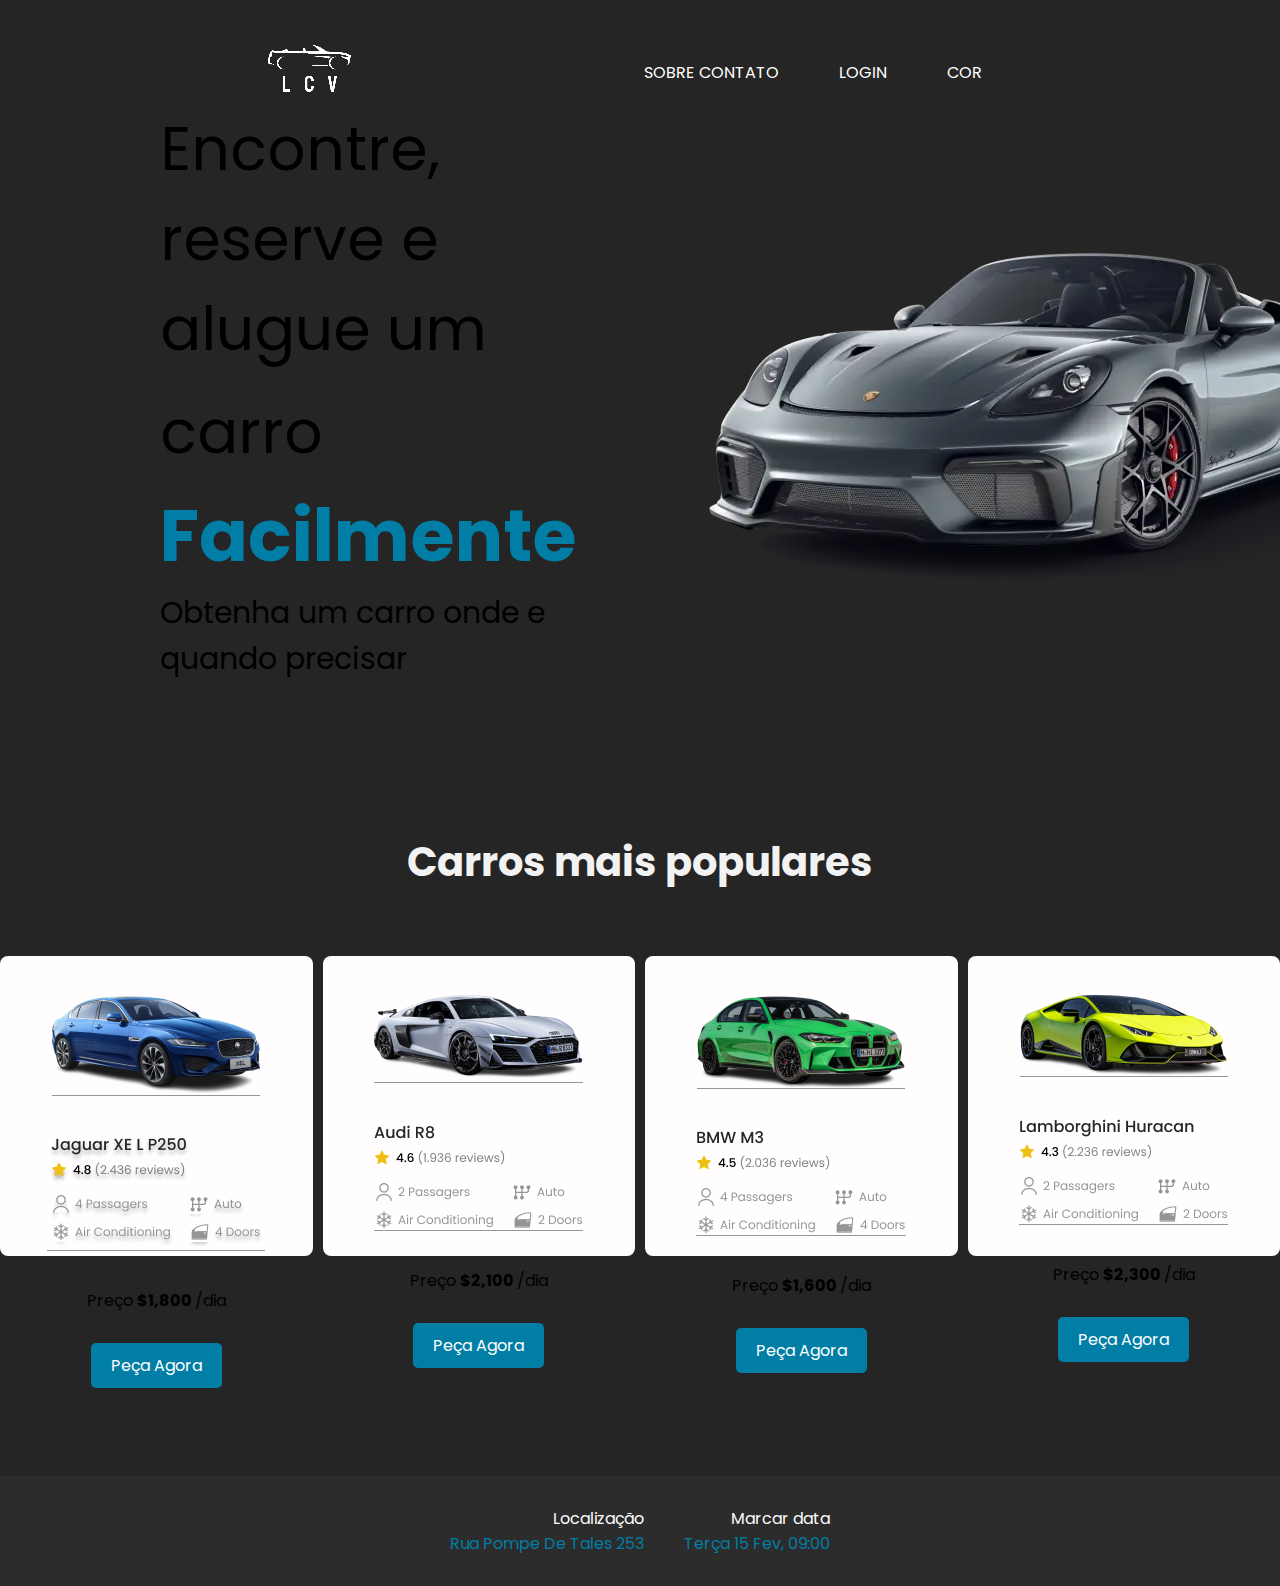
<file: index.html>
<!DOCTYPE html>
<html lang="en">
  <head>
    <meta charset="UTF-8" />
    <meta name="viewport" content="width=device-width, initial-scale=1.0" />
    <title>LCV CAR</title>
    <link rel="stylesheet" href="./assets/css/style.css" />
  </head>
  <body>
    <header>
      <nav class="nav">
        <div class="logo">
          <img src="assets/img/logo.png" alt="" class="logo-img" />
        </div>
        <ul>
          <li><a href="contato.html">Sobre Contato</a></li>
          <li class="login"><a href="login.html">Login</a></li>
          <li class="cor">COR</li>
        </ul>
      </nav>
    </header>
    <main>
      <div class="direita">
        <div class="main__h1">
          Encontre, reserve e alugue um carro<strong> Facilmente</strong>
        </div>
        <div class="main__p">Obtenha um carro onde e quando precisar</div>
      </div>
      <div id="banner">
        <div class="main__img">
          <img id="bannerImg" />
        </div>
      </div>
    </main>
    <h3 class="h3">Carros mais populares</h3>

    <div class="carroPopulares">
      <div class="carro1">
        <img src="assets/img/carro1.png" alt="" />
        <img src="assets/img/frame1.png" alt="" />
        <p class="carroPopulares_p">Preço <strong>$1,800 </strong>/dia</p>
        <button class="botaoCompra">Peça Agora</button>
      </div>
      <div class="carro2">
        <img src="assets/img/carro2.png" alt="" /><img
          src="assets/img/frame2.png"
          alt=""
        />
        <p class="carroPopulares_p">Preço <strong>$2,100 </strong>/dia</p>
        <button class="botaoCompra">Peça Agora</button>
      </div>
      <div class="carro3">
        <img src="assets/img/carro3.png" alt="" /><img
          src="assets/img/framer3.png"
          alt=""
        />
        <p class="carroPopulares_p">Preço <strong>$1,600 </strong>/dia</p>
        <button class="botaoCompra">Peça Agora</button>
      </div>
      <div class="carro4">
        <img src="assets/img/carro4.png" alt="" /><img
          src="assets/img/frame4.png"
          alt=""
        />
        <p class="carroPopulares_p">Preço <strong>$2,300 </strong>/dia</p>
        <button class="botaoCompra">Peça Agora</button>
      </div>
    </div>
    <footer class="footer">
      <div class="footer_localizacao">
        <p>Localização</p>
        <p style="color: rgb(0, 126, 165)">Rua Pompe De Tales 253</p>
      </div>
      <div class="footer__data">
        <p>Marcar data</p>
        <p style="color: rgb(0, 126, 165)">Terça 15 Fev, 09:00</p>
      </div>
    </footer>
    <script src="assets/js/main.js"></script>
  </body>
</html>
</file>
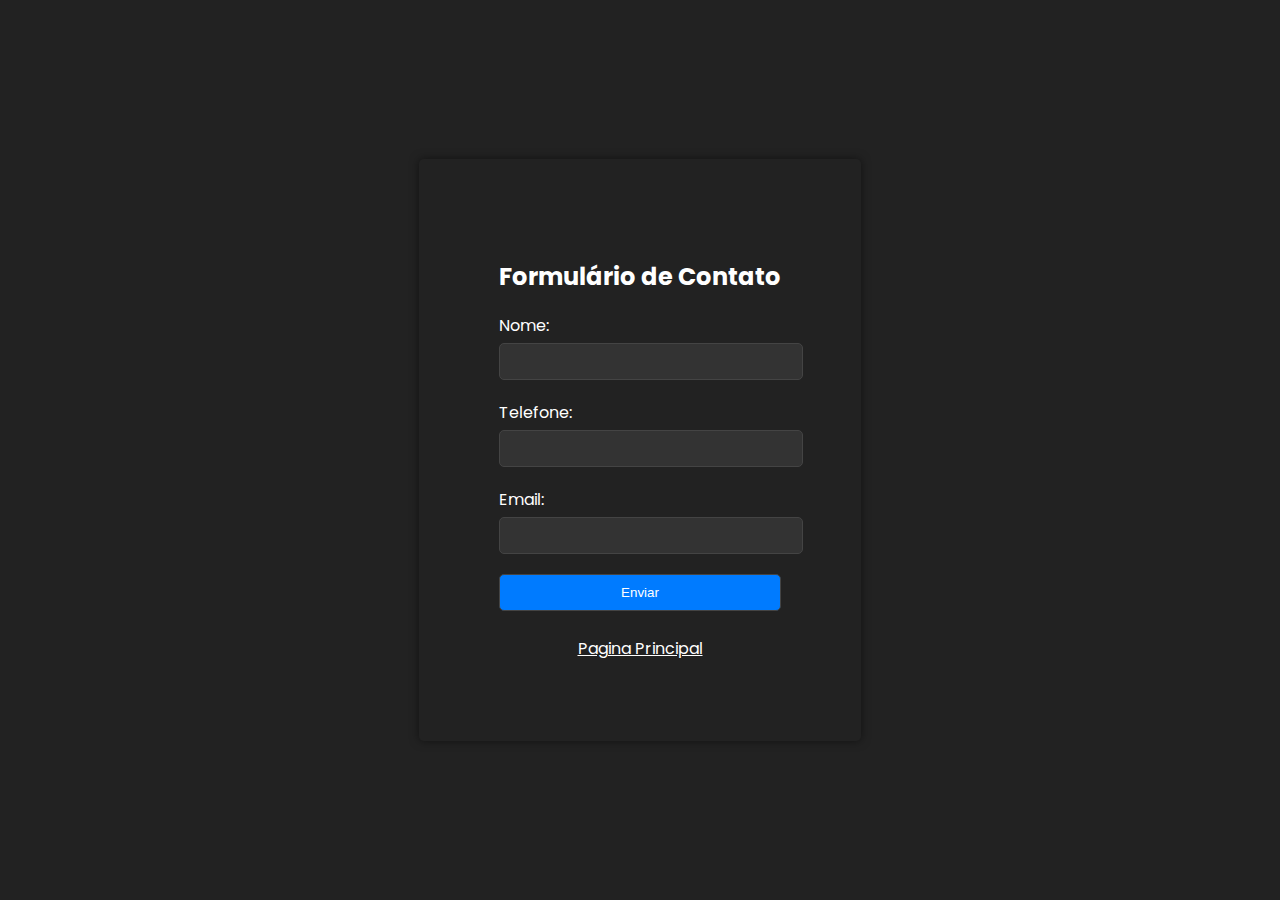
<file: contato.html>
<!DOCTYPE html>
<html lang="pt-br">
  <head>
    <meta charset="UTF-8" />
    <meta name="viewport" content="width=device-width, initial-scale=1.0" />
    <title>Formulário de Contato</title>
    <link rel="stylesheet" href="assets/css/contato.css" />
  </head>
  <body>
    <div class="container">
      <h2>Formulário de Contato</h2>
      <form id="contactForm">
        <div class="form-group">
          <label for="nome">Nome:</label>
          <input type="text" id="nome" name="nome" required />
        </div>
        <div class="form-group">
          <label for="telefone">Telefone:</label>
          <input type="tel" id="telefone" name="telefone" required />
        </div>
        <div class="form-group">
          <label for="email">Email:</label>
          <input type="email" id="email" name="email" required />
        </div>
        <button type="submit">Enviar</button>
      </form>
      <br />
      <a href="index.html" class="index">Pagina Principal</a>
    </div>

    <script src="assets/js/main.js"></script>
  </body>
</html>
</file>
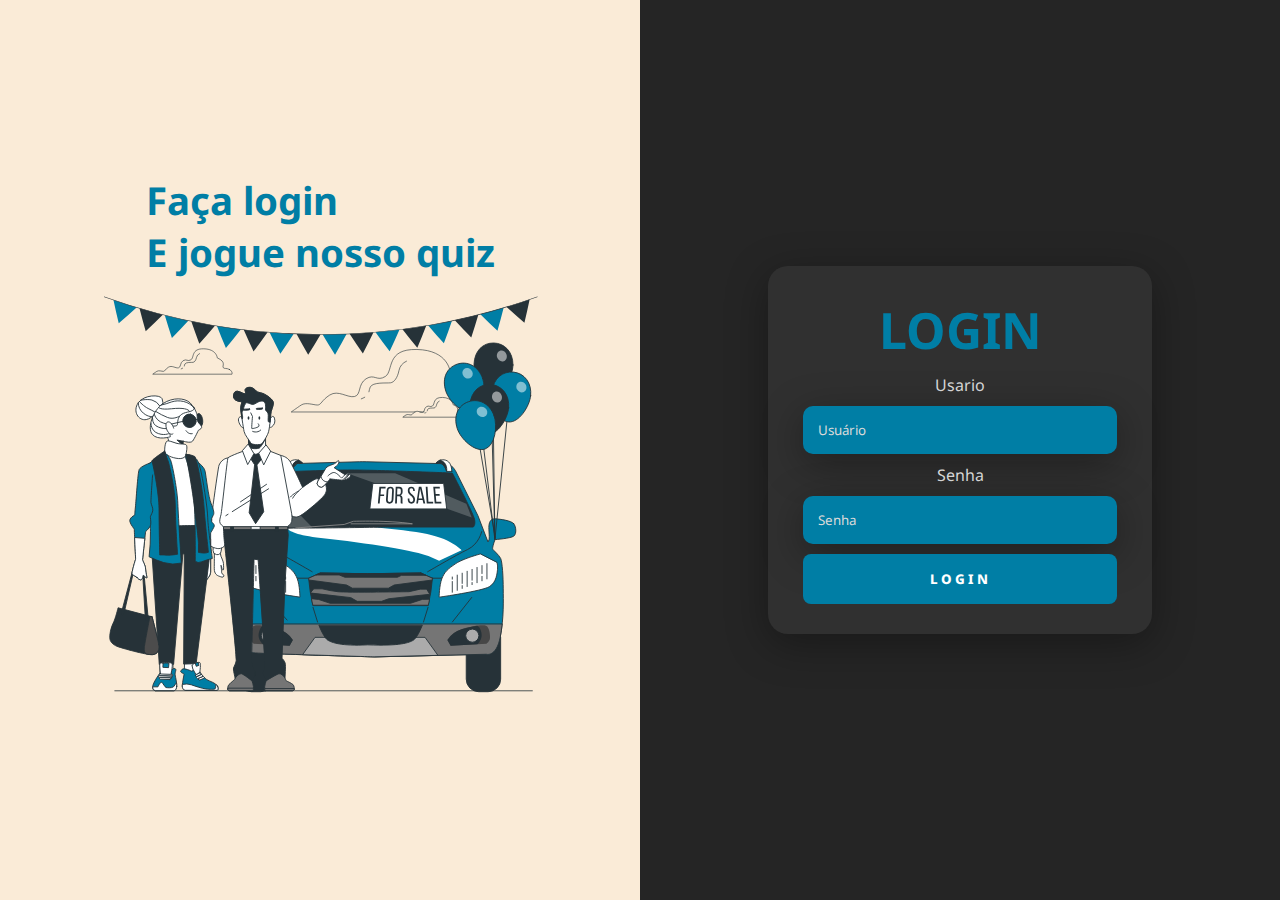
<file: login.html>
<!DOCTYPE html>
<html lang="en">
  <head>
    <meta charset="UTF-8" />
    <meta name="viewport" content="width=device-width, initial-scale=1.0" />
    <title>Login</title>

    <link rel="stylesheet" href="assets/css/login.css" />
  </head>
  <body>
    <div class="main_login">
      <div class="left-login">
        <h1>
          Faça login <br />
          E jogue nosso quiz
        </h1>
        <img
          src="assets/img/vehicle-sale-animate.svg"
          class="image"
          alt="Animação"
        />
      </div>
      <div class="right-login">
        <div class="card-usuario">
          <h2>Login</h2>
          <div class="textfield">
            <label for="usuario">Usario</label>
            <input
              type="text"
              name="usuario"
              placeholder="Usuário"
              id="usuario"
            />
          </div>
          <div class="textfield">
            <label for="Senha">Senha</label>
            <input
              type="password"
              name="senha"
              placeholder="Senha"
              id="senha"
            />
          </div>
          <button class="btn-login" onclick="validar()">Login</button>
        </div>
      </div>
    </div>

    <script src="assets/js/main.js"></script>
  </body>
</html>
</file>
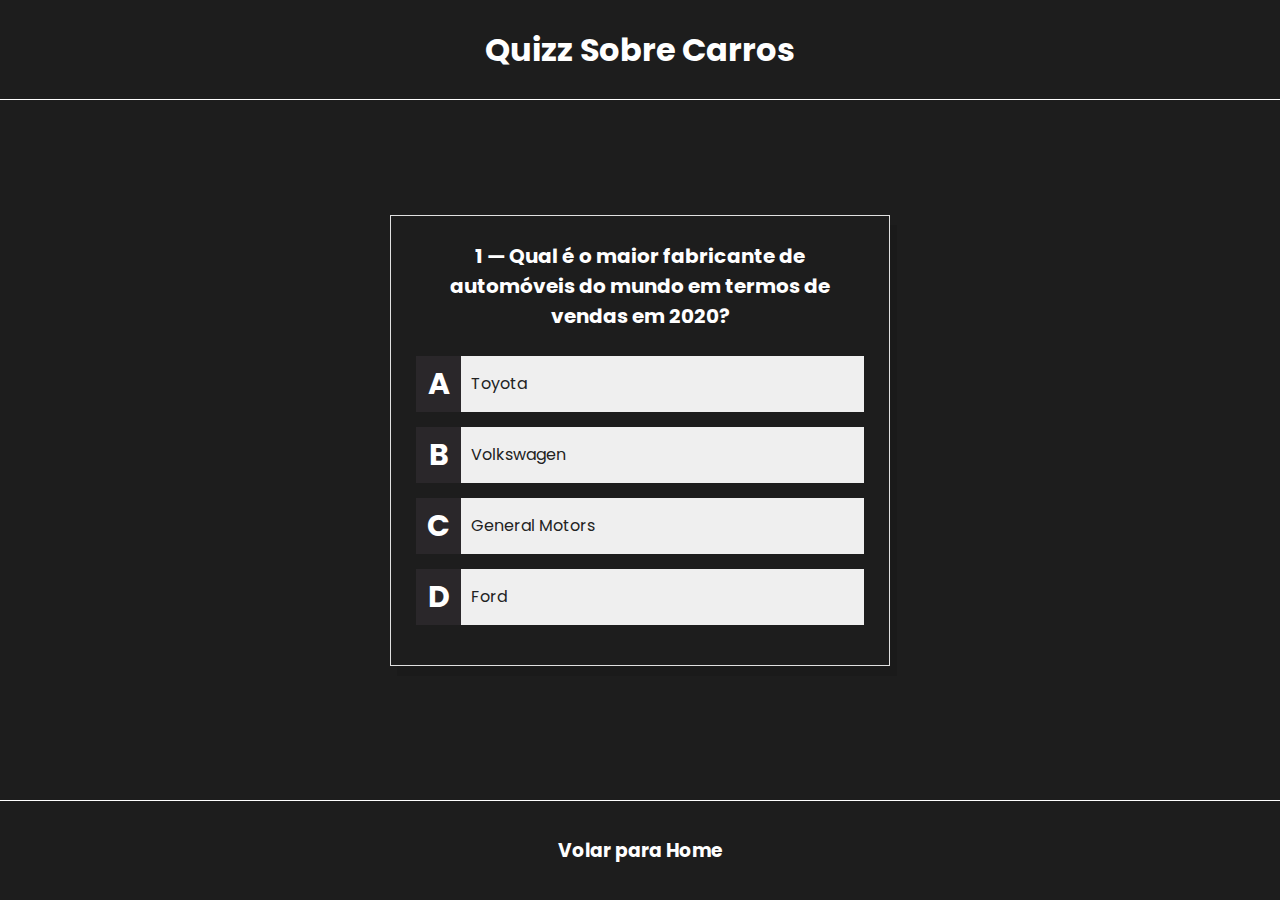
<file: quiz.html>
<!DOCTYPE html>
<html lang="en">
  <head>
    <meta charset="UTF-8" />
    <meta name="viewport" content="width=device-width, initial-scale=1.0" />
    <title>Quizz Programação</title>
    <link rel="preconnect" href="https://fonts.gstatic.com" />
    <link
      href="https://fonts.googleapis.com/css2?family=Nunito+Sans:wght@400;700&display=swap"
      rel="stylesheet"
    />
    <link rel="stylesheet" href="assets/css/quiz.css" />
  </head>
  <body>
    <div class="container">
      <header>
        <h1>Quizz Sobre Carros</h1>
      </header>
      <main>
        <div id="quizz-container">
          <p id="question">
            <span id="question-number">1</span> &#8212;
            <span id="question-text"
              >Qual é a unidade de medida para metros?</span
            >
          </p>
          <div id="answers-box">
            <button>
              <span class="btn-letter"></span>
              <span class="question-answer"></span>
            </button>
            <button>
              <span class="btn-letter"></span>
              <span class="question-answer"></span>
            </button>
            <button>
              <span class="btn-letter"></span>
              <span class="question-answer"></span>
            </button>
            <button>
              <span class="btn-letter"></span>
              <span class="question-answer"></span>
            </button>
          </div>
        </div>

        <div id="score-container" class="hide">
          <h2>Parabéns</h2>
          <p id="display-score"><span>90</span>%</p>
          <p>
            Você acertou <span id="correct-answers">0</span> de
            <span id="questions-qty">10</span> perguntas
          </p>
          <button id="restart">Refazer quiz!</button>
        </div>

        <button class="answer-template hide">
          <span class="btn-letter"></span> <span class="question-answer"></span>
        </button>
      </main>
      <footer>
        <h3><a href="index.html">Volar para Home</a></h3>
      </footer>
    </div>
    <script src="assets/js/quiz.js"></script>
  </body>
</html>
</file>
<file: assets/css/style.css>
@import url("https://fonts.googleapis.com/css2?family=Poppins:ital,wght@0,100;0,200;0,300;0,400;0,500;0,600;0,700;0,800;0,900;1,100;1,200;1,300;1,400;1,500;1,600;1,700;1,800;1,900&display=swap");
* {
  margin: 0;
  padding: 0;
  box-sizing: border-box;
  font-family: "Poppins", sans-serif;
}

body {
  background-color: rgb(37, 37, 37);
  width: 100vw;
  height: 100vh;
}

.nav {
  display: flex;
  justify-content: space-evenly;
  align-items: center;
  padding: 5px;
  margin-top: 40px;
}

.nav ul {
  list-style: none;
  display: flex;
}

.nav ul li {
  margin: 0 30px;
}
.cor {
  color: #ffffff;
  cursor: pointer;
}
.nav ul li a {
  text-decoration: none;
  color: #ffffff;
  text-transform: uppercase;
  position: relative;
}

.nav ul li a::after {
  content: "";
  position: absolute;
  left: 0;
  bottom: -2px;
  width: 100%;
  border-bottom: 3px solid transparent;
  transition: border-color 0.3s ease;
}

.nav ul li a:hover::after {
  border-color: rgb(0, 126, 165);
}

.login {
  border-radius: 8px;
}

main {
  display: flex;
  justify-content: space-between;
  align-items: center;
}

.main__img {
  width: 40%;
  height: auto;
}

.direita {
  width: 50%;
  margin-left: 160px;
}
.main__h1 {
  font-family: "Poppins", sans-serif;
  font-size: 60px;
  font-style: normal;
}
.main__h1 strong {
  font-family: "Poppins", sans-serif;
  font-size: 72px;
  font-style: normal;
  color: rgb(0, 126, 165);
}
.main__p {
  font-size: 30px;
}
.h3 {
  display: flex;
  justify-content: center;
  align-items: center;
  color: #f2f2f2;
  margin-top: 150px;
  font-size: 40px;
}
.carroPopulares {
  display: flex;
  justify-content: center;
  align-items: center;
  gap: 10px;
  text-align: center;
  margin-top: 64px;
}

.carroPopulares > div {
  background-color: #fffdfd;
  width: 450px;
  height: 300px;
  border-radius: 8px;
}
.carro1 img,
.carro2 img,
.carro3 img,
.carro4 img {
  margin-top: 35px;
  border-bottom: 1px solid rgb(150, 150, 150);
  flex-direction: column;
}
.carroPopulares_p {
  margin-top: 30px;
}
.botaoCompra {
  margin-top: 30px;
  background-color: rgb(0, 126, 165);
  color: #ffffff;
  padding: 10px 20px;
  font-size: 16px;
  border: none;
  border-radius: 5px;
  cursor: pointer;
}
.botaoCompra:hover {
  background-color: rgb(0, 104, 136);
}
.footer {
  margin-top: 220px;
  color: #fcfcfc;
  display: flex;
  justify-content: center;
  align-items: center;
  background: #2c2c2c;
  padding: 10px;
}

.footer_localizacao,
.footer__data {
  display: flex;
  align-items: end;
  flex-direction: column;
  text-align: center;
  padding: 20px;
}
</file>
<file: assets/css/contato.css>
@import url("https://fonts.googleapis.com/css2?family=Poppins:ital,wght@0,100;0,200;0,300;0,400;0,500;0,600;0,700;0,800;0,900;1,100;1,200;1,300;1,400;1,500;1,600;1,700;1,800;1,900&display=swap");

body {
  background-color: #222;
  color: #fff;
  display: flex;
  justify-content: center;
  align-items: center;
  height: 100vh;
  margin: 0;
  font-family: "Poppins", sans-serif;
}

.container {
  max-width: 400px;
  padding: 80px;
  border-radius: 5px;
  box-shadow: 0 0 10px rgba(0, 0, 0, 0.5);
}

h2 {
  text-align: center;
}

.form-group {
  margin-bottom: 20px;
}

label {
  display: block;
  margin-bottom: 5px;
}

input[type="text"],
input[type="tel"],
input[type="email"],
button {
  width: 100%;
  padding: 10px;
  border: 1px solid #444;
  border-radius: 5px;
  background-color: #333;
  color: #fff;
}

button {
  background-color: #007bff;
  color: #fff;
  cursor: pointer;
}

button:hover {
  background-color: #0056b3;
}

.h1 {
  display: flex;
  justify-content: center;
  align-items: center;
  flex-direction: column;
}
.index {
  display: flex;
  justify-content: center;
  align-items: center;
  flex-direction: column;
  color: white;
}
</file>
<file: assets/css/login.css>
@import url("https://fonts.googleapis.com/css2?family=Noto+Sans:ital,wght@0,100..900;1,100..900&display=swap");

* {
  margin: 0;
  padding: 0;
  font-family: "Noto Sans", sans-serif;
  box-sizing: border-box;
}
.main_login {
  width: 100vw;
  height: 100vh;
  background-color: rgb(37, 37, 37);
  display: flex;
  align-items: center;
  justify-content: center;
}

.left-login {
  background-color: antiquewhite;
  width: 50vw;
  height: 100vh;
  display: flex;
  justify-content: center;
  align-items: center;
  flex-direction: column;
}
.left-login h1 {
  font-size: 3vw;
  color: rgb(0, 126, 165);
}
.image {
  width: 35vw;
}
.right-login {
  width: 50vw;
  height: 100vh;
  display: flex;
  justify-content: center;
  align-items: center;
  flex-direction: column;
}

.card-usuario {
  width: 60%;
  background: #303030;
  justify-content: center;
  align-items: center;
  flex-direction: column;
  padding: 30px 35px;
  border-radius: 20px;
  box-shadow: 0px 10px 40px #00000056;
}
.card-usuario h2 {
  color: rgb(0, 126, 165);
  font-weight: bold;
  margin: 0;
  text-align: center;
  font-weight: bold;
  font-size: 50px;
  text-transform: uppercase;
}
.textfield {
  width: 100%;
  display: flex;
  flex-direction: column;
  align-items: center;
  justify-content: center;
  margin: 10px 0px;
}

.textfield input {
  width: 100%;
  border: none;
  border-radius: 10px;
  padding: 15px;
  background-color: rgb(0, 126, 165);
  color: rgb(218, 218, 218);
  box-shadow: 0px 10px 40px #00000056;
  outline: none;
  box-sizing: border-box;
}

.textfield label {
  color: rgb(218, 218, 218);
  margin-bottom: 10px;
}

.textfield input::placeholder {
  color: rgb(218, 218, 218);
}

.btn-login {
  width: 100%;
  padding: 16px 0px;
  border: none;
  border-radius: 8px;
  text-transform: uppercase;
  letter-spacing: 3px;
  color: #ffffff;
  background-color: rgb(0, 126, 165);
  cursor: pointer;
  font-weight: 800;
}
.btn-login a {
  color: #ffffff;
  text-decoration: none;
}
.btn-login:hover {
  width: 100%;
  padding: 16px 0px;
  border: none;
  border-radius: 8px;
  text-transform: uppercase;
  letter-spacing: 3px;
  color: #ffffff;
  background-color: rgb(0, 107, 139);
  cursor: pointer;
  font-weight: 800;
  box-shadow: 0px 10px 40px -12px #00879952;
}
</file>
<file: assets/css/quiz.css>
@import url("https://fonts.googleapis.com/css2?family=Poppins:ital,wght@0,100;0,200;0,300;0,400;0,500;0,600;0,700;0,800;0,900;1,100;1,200;1,300;1,400;1,500;1,600;1,700;1,800;1,900&display=swap");
* {
  margin: 0;
  padding: 0;
  box-sizing: border-box;
  font-family: "Poppins", sans-serif;
}

body {
  background-color: rgb(29, 29, 29);
  color: #ffffff;
}

a {
  color: #ffffff;
  text-decoration: none;
  transition: 0.5s;
}

a:hover {
  color: #00c9c8;
}

textarea:focus,
input:focus,
select:focus,
button:focus {
  box-shadow: 0 0 0 0;
  border: 0 none;
  outline: 0;
}

.container {
  display: grid;
  grid-template-areas:
    "header"
    "main"
    "footer";
  position: relative;
  height: 100vh;
}

header,
main,
footer {
  display: flex;
  align-items: center;
  justify-content: center;
}

header {
  width: 100%;
  height: 100px;
  padding: 30px 0;
  border-bottom: 1px solid #fff;
  background-color: rgb(29, 29, 29);
}
footer {
  width: 100%;
  height: 100px;
  padding: 30px 0;
  border-top: 1px solid #fff;
  background-color: rgb(29, 29, 29);
}

header {
  grid-area: header;
}

main {
  grid-area: main;
  margin-top: 20px;
  margin-bottom: 140px;
}

footer {
  grid-area: footer;
  position: absolute;
  bottom: 0;
}

.hide {
  display: none !important;
}

#quizz-container,
#score-container {
  color: #fafafa;
  text-align: center;
  padding: 25px;
  border: 1px solid #e0e0e0;
  box-shadow: 7px 10px 0px rgba(0, 0, 0, 0.1);
}

#quizz-container,
#score-container {
  width: 500px;
  max-width: 90%;
}

#score-container p {
  margin: 20px 0;
}

#score-container #display-score {
  font-size: 32px;
  font-weight: bold;
}

#correct-answers {
  font-weight: bold;
  color: #2eb94c;
}

#questions-qty {
  font-weight: bold;
  color: rgb(0, 126, 165);
}

#restart {
  background-color: rgb(0, 126, 165);
  color: #fff;
  font-weight: bold;
  height: 50px;
  border: 1px solid #e0e0e0;
  width: 180px;
  text-transform: uppercase;
  margin-top: 20px;
  cursor: pointer;
  transition: 0.5s;
}

#restart:hover {
  background-color: #2a272a;
  color: #ffffff;
}

#question {
  text-align: center;
  margin-bottom: 25px;
  font-size: 20px;
  color: #ffffff;
  font-weight: bold;
}

#answers-box button {
  display: flex;
  align-items: stretch;
  margin: 15px 0;
  width: 100%;
  border: none;
  text-align: left;
  color: #222222;
  cursor: pointer;
  transition: 0.5s;
}

#answers-box button:hover {
  background-color: rgb(0, 126, 165);
  color: #fff;
}

#answers-box .btn-letter {
  font-size: 30px;
  font-weight: bold;
  background-color: #2a272a;
  border: none;
  color: #fff;
  text-transform: uppercase;
  display: flex;
  justify-content: center;
  align-items: center;
  flex: 1 1 0;
  padding: 5px;
  max-width: 45px;
}

.question-answer {
  flex: 1 1 0;
  display: flex;
  padding: 10px 0;
  align-items: center;
  margin-left: 10px;
  font-size: 16px;
}

#quizz-container .wrong-answer,
#quizz-container .wrong-answer .btn-letter {
  background-color: #e62210;
  color: #fff;
  border: none;
}

#quizz-container .correct-answer,
#quizz-container .correct-answer .btn-letter {
  background-color: #2eb94c;
  color: #fff;
  border: none;
}
</file>
